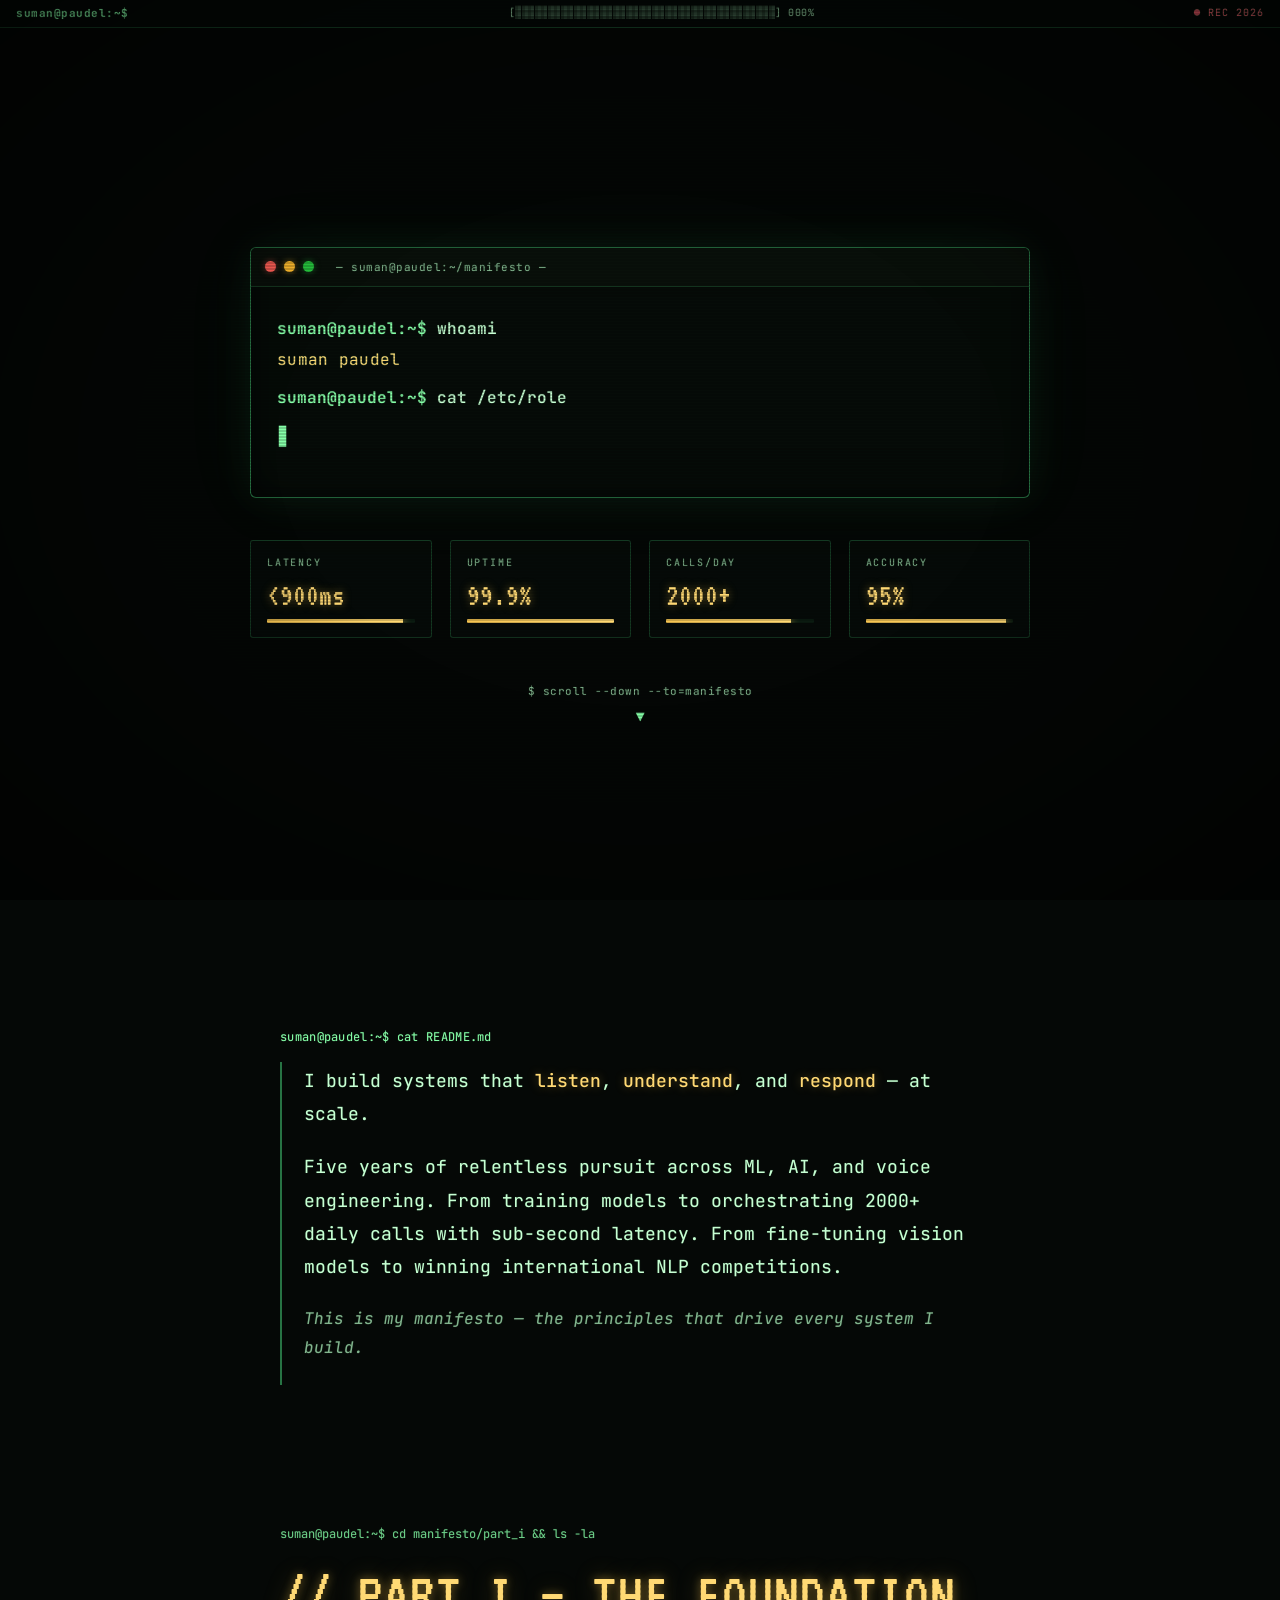
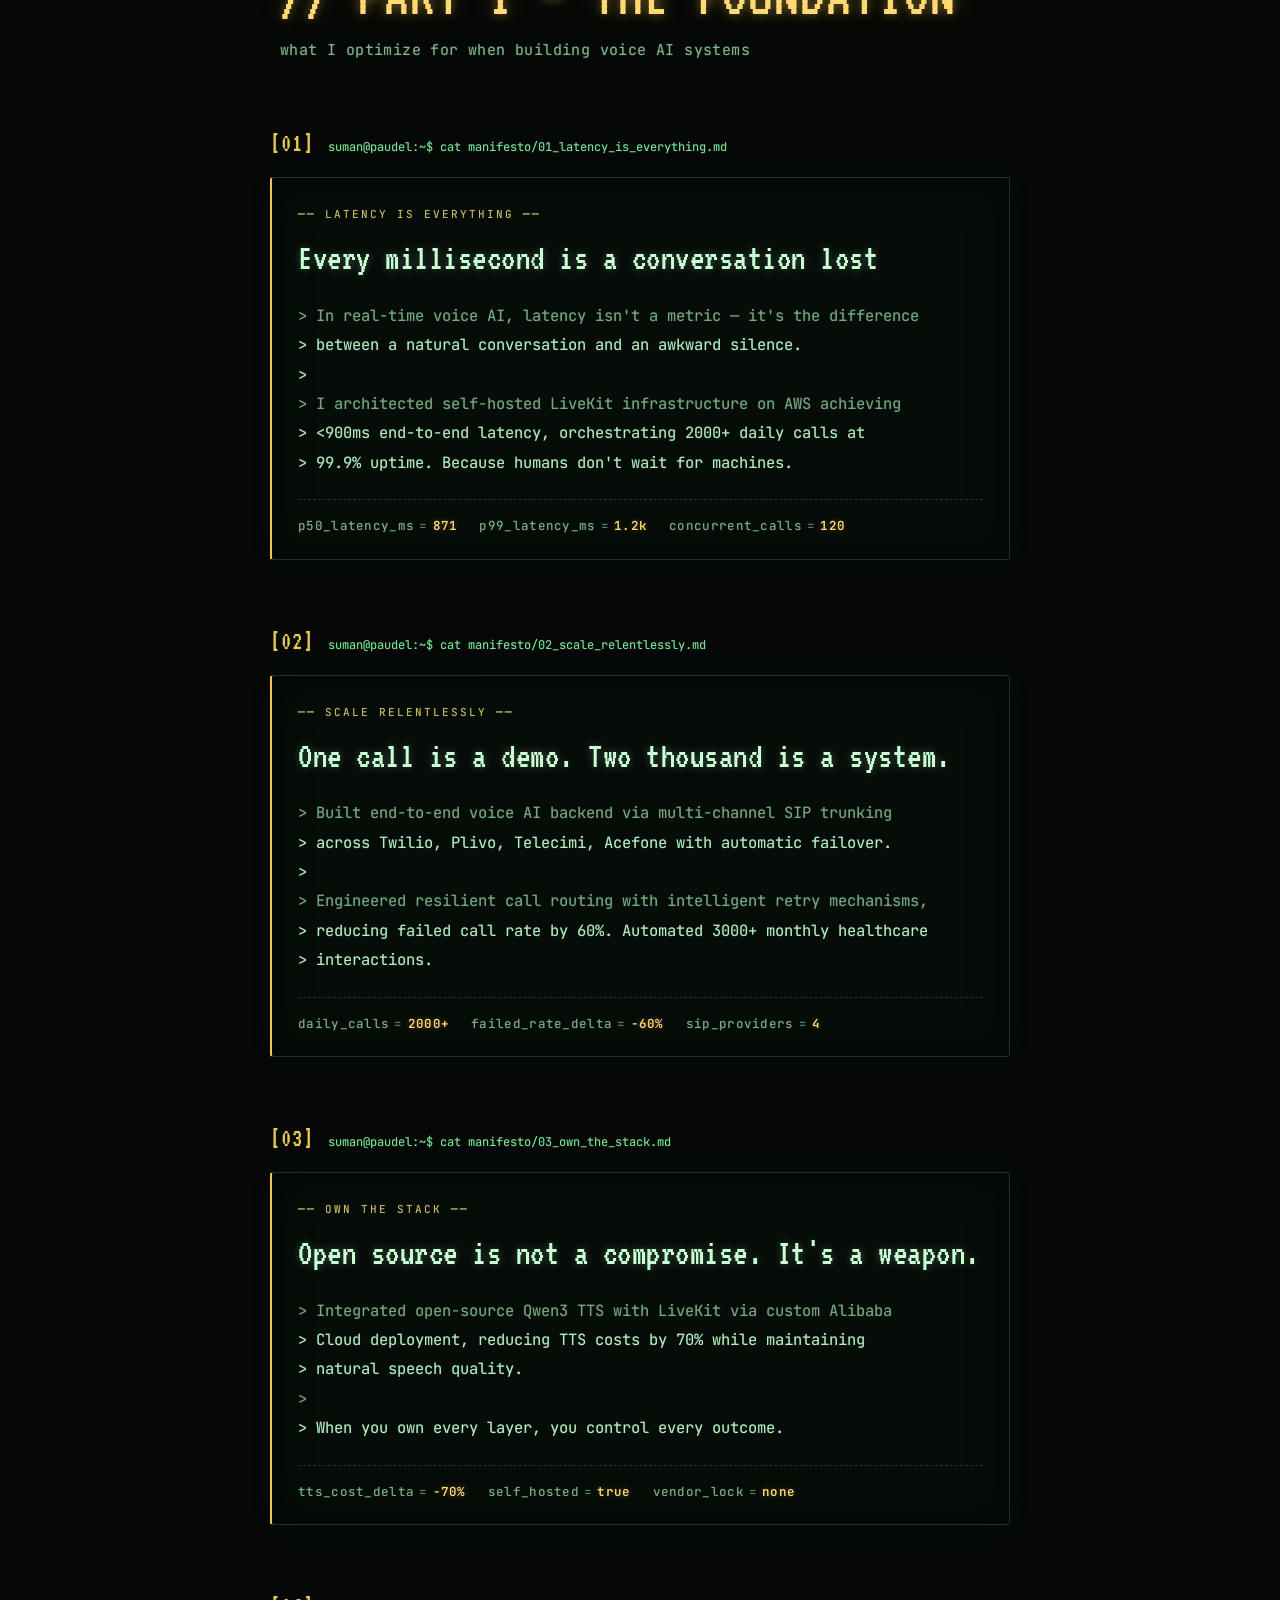
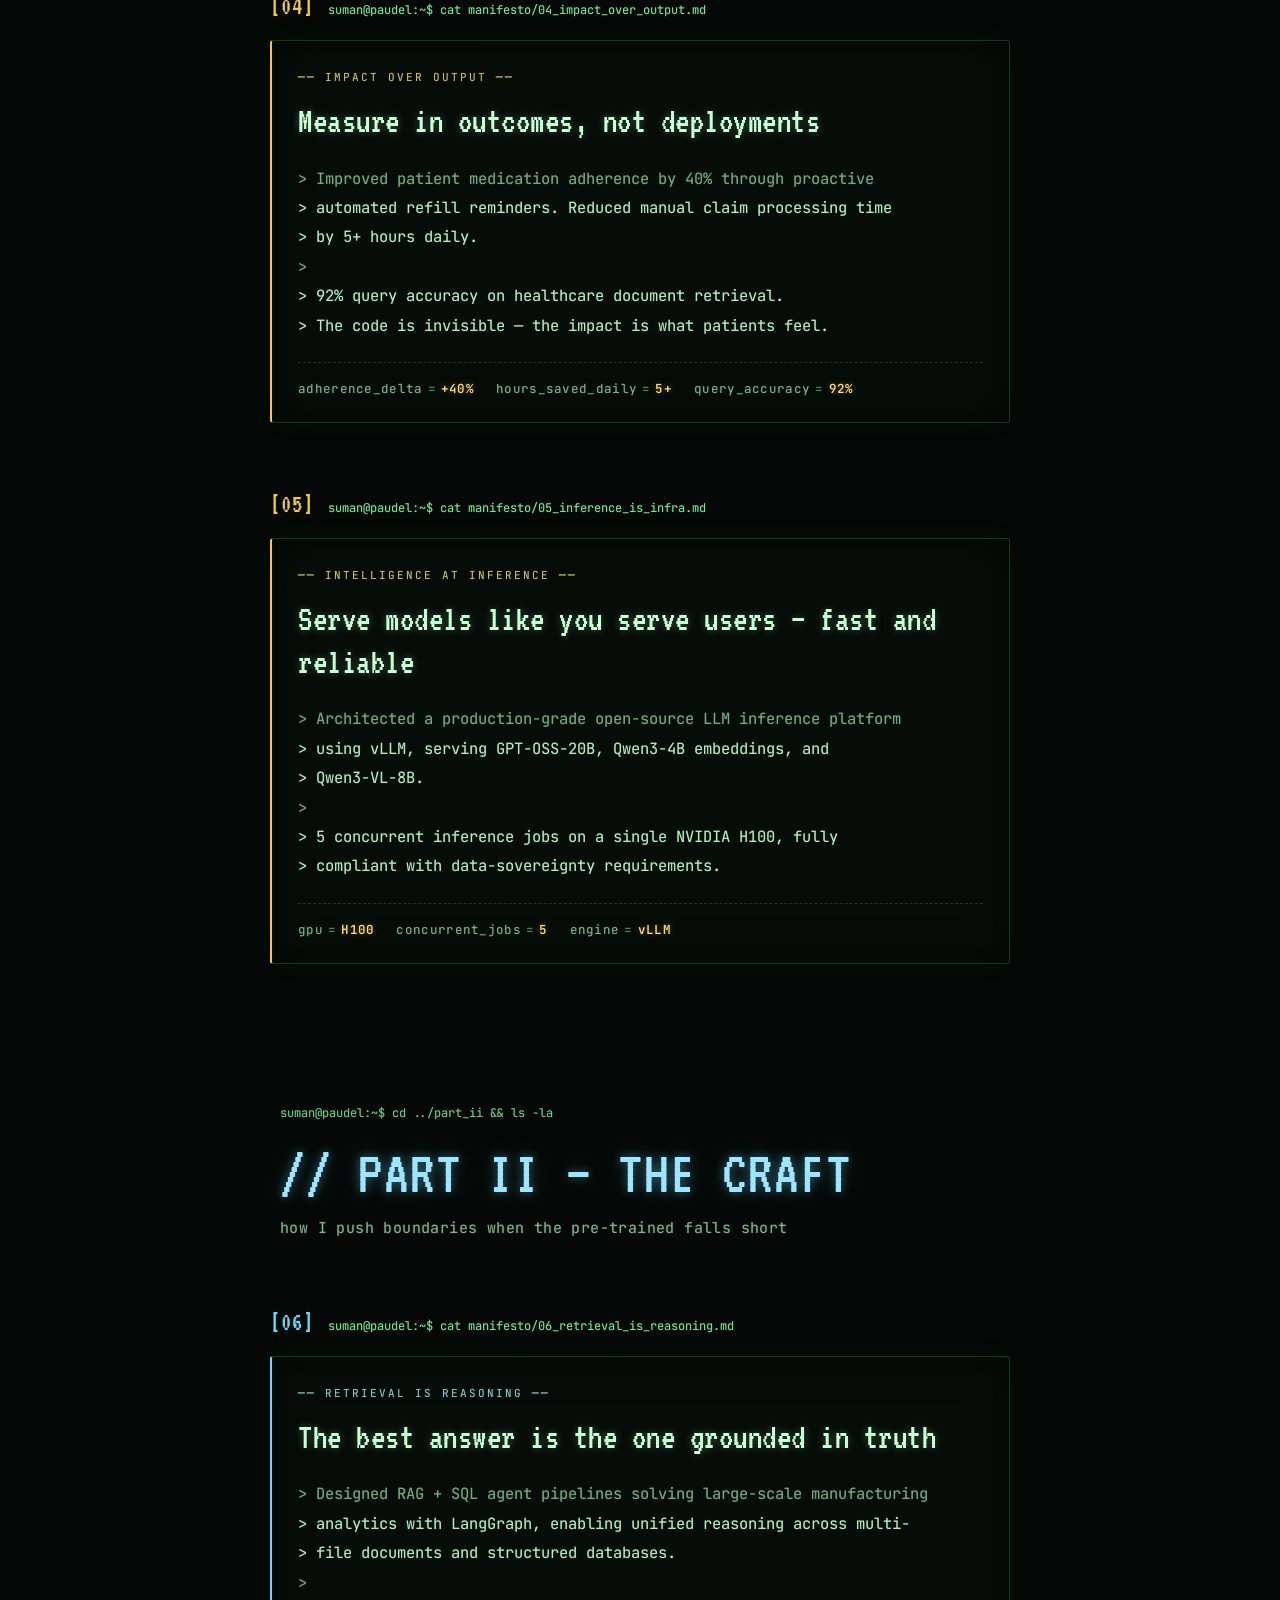
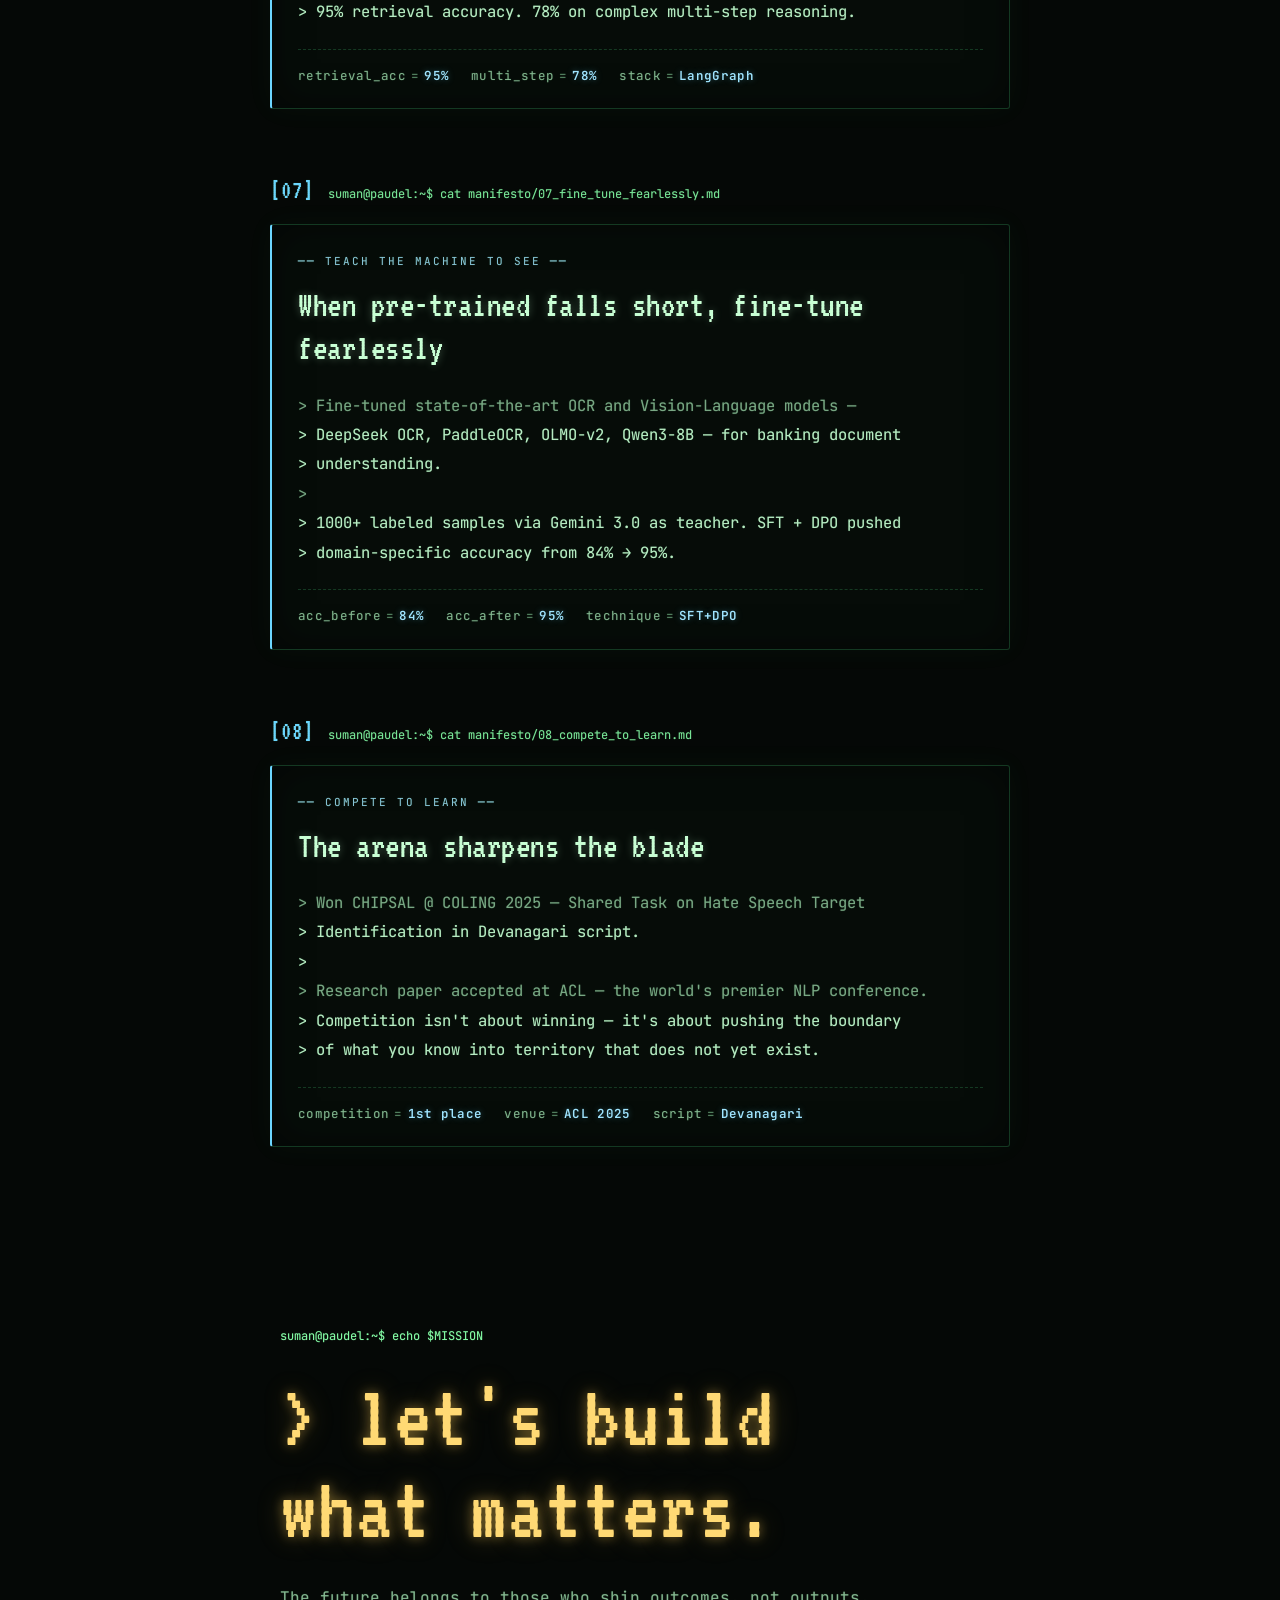
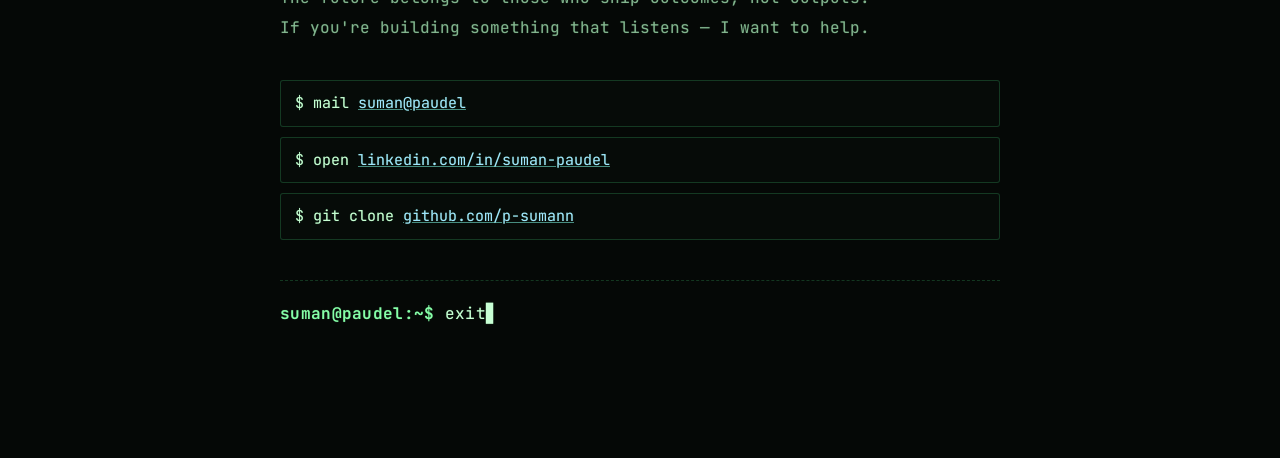
<file: index.html>
<!DOCTYPE html><html lang="en"><head><meta charSet="utf-8"/><meta name="viewport" content="width=device-width, initial-scale=1"/><link rel="stylesheet" href="/_next/static/css/097fcdc0a62b28b9.css" data-precedence="next"/><link rel="preload" as="script" fetchPriority="low" href="/_next/static/chunks/webpack-c8441f2d519541e3.js"/><script src="/_next/static/chunks/fd9d1056-87da80e0c187477b.js" async=""></script><script src="/_next/static/chunks/117-7165dde08273ece6.js" async=""></script><script src="/_next/static/chunks/main-app-4eea044e1a5e11e4.js" async=""></script><script src="/_next/static/chunks/app/page-ea16ede1eb995ec0.js" async=""></script><link rel="preconnect" href="https://fonts.googleapis.com"/><link rel="preconnect" href="https://fonts.gstatic.com" crossorigin="anonymous"/><title>suman@paudel:~$ whoami</title><meta name="description" content="Voice AI Engineer · ML/AI · Infrastructure"/><link rel="icon" href="/favicon.ico" type="image/x-icon" sizes="16x16"/><link href="https://fonts.googleapis.com/css2?family=JetBrains+Mono:wght@300;400;500;600;700;800&amp;family=VT323&amp;family=Space+Mono:wght@400;700&amp;display=swap" rel="stylesheet"/><script src="/_next/static/chunks/polyfills-42372ed130431b0a.js" noModule=""></script></head><body><canvas id="matrix-bg"></canvas><div class="scanlines"></div><div class="vignette"></div><div class="topbar"><span class="topbar-left">suman@paudel:~$</span><span class="topbar-mid">[░░░░░░░░░░░░░░░░░░░░░░░░░░░░░░░░░░░░░░░░] 000%</span><span class="topbar-right">● REC  <!-- -->2026</span></div><main id="content"><section class="hero"><div class="terminal-window"><div class="tw-chrome"><span class="tw-dot red"></span><span class="tw-dot yellow"></span><span class="tw-dot green"></span><span class="tw-title">— suman@paudel:~/manifesto —</span></div><div class="tw-body"><span class="tw-cursor">▊</span></div></div><div class="stats-row reveal"><div class="stat"><div class="stat-label">LATENCY</div><div class="stat-value">&lt;900ms</div><div class="stat-bar"><div class="stat-bar-fill" style="width:92%"></div></div></div><div class="stat"><div class="stat-label">UPTIME</div><div class="stat-value">99.9%</div><div class="stat-bar"><div class="stat-bar-fill" style="width:99.9%"></div></div></div><div class="stat"><div class="stat-label">CALLS/DAY</div><div class="stat-value">2000+</div><div class="stat-bar"><div class="stat-bar-fill" style="width:85%"></div></div></div><div class="stat"><div class="stat-label">ACCURACY</div><div class="stat-value">95%</div><div class="stat-bar"><div class="stat-bar-fill" style="width:95%"></div></div></div></div><div class="scroll-hint reveal"><span>$ scroll --down --to=manifesto</span><span class="blink">▼</span></div></section><section class="preamble reveal"><div class="preamble-prompt">suman@paudel:~$ cat README.md</div><div class="preamble-body"><p>I build systems that <span class="hl">listen</span>, <span class="hl">understand</span>, and <span class="hl">respond</span> — at scale.</p><p>Five years of relentless pursuit across ML, AI, and voice engineering. From training models to orchestrating 2000+ daily calls with sub-second latency. From fine-tuning vision models to winning international NLP competitions.</p><p class="preamble-signoff">This is my manifesto — the principles that drive every system I build.</p></div></section><section class="part-header reveal"><div class="part-prompt">suman@paudel:~$ cd manifesto/part_i &amp;&amp; ls -la</div><h2 class="part-title">//<!-- --> PART I — THE FOUNDATION</h2><p class="part-sub">what I optimize for when building voice AI systems</p></section><article class="principle warm"><div class="p-head"><span class="p-id">[<!-- -->01<!-- -->]</span><span class="p-cmd">suman@paudel:~$ cat manifesto/<!-- -->01_latency_is_everything.md</span></div><div class="p-box"><div class="p-tag">── <!-- -->LATENCY IS EVERYTHING<!-- --> ──</div><h3 class="p-title">Every millisecond is a conversation lost</h3><div class="p-body"><div class="p-line">&gt; In real-time voice AI, latency isn&#x27;t a metric — it&#x27;s the difference</div><div class="p-line">&gt; between a natural conversation and an awkward silence.</div><div class="p-line">&gt; </div><div class="p-line">&gt; I architected self-hosted LiveKit infrastructure on AWS achieving</div><div class="p-line">&gt; &lt;900ms end-to-end latency, orchestrating 2000+ daily calls at</div><div class="p-line">&gt; 99.9% uptime. Because humans don&#x27;t wait for machines.</div></div><div class="p-metrics"><div class="p-metric"><span class="pm-k">p50_latency_ms</span><span class="pm-eq">=</span><span class="pm-v">871</span></div><div class="p-metric"><span class="pm-k">p99_latency_ms</span><span class="pm-eq">=</span><span class="pm-v">1.2k</span></div><div class="p-metric"><span class="pm-k">concurrent_calls</span><span class="pm-eq">=</span><span class="pm-v">120</span></div></div></div></article><article class="principle warm"><div class="p-head"><span class="p-id">[<!-- -->02<!-- -->]</span><span class="p-cmd">suman@paudel:~$ cat manifesto/<!-- -->02_scale_relentlessly.md</span></div><div class="p-box"><div class="p-tag">── <!-- -->SCALE RELENTLESSLY<!-- --> ──</div><h3 class="p-title">One call is a demo. Two thousand is a system.</h3><div class="p-body"><div class="p-line">&gt; Built end-to-end voice AI backend via multi-channel SIP trunking</div><div class="p-line">&gt; across Twilio, Plivo, Telecimi, Acefone with automatic failover.</div><div class="p-line">&gt; </div><div class="p-line">&gt; Engineered resilient call routing with intelligent retry mechanisms,</div><div class="p-line">&gt; reducing failed call rate by 60%. Automated 3000+ monthly healthcare</div><div class="p-line">&gt; interactions.</div></div><div class="p-metrics"><div class="p-metric"><span class="pm-k">daily_calls</span><span class="pm-eq">=</span><span class="pm-v">2000+</span></div><div class="p-metric"><span class="pm-k">failed_rate_delta</span><span class="pm-eq">=</span><span class="pm-v">-60%</span></div><div class="p-metric"><span class="pm-k">sip_providers</span><span class="pm-eq">=</span><span class="pm-v">4</span></div></div></div></article><article class="principle warm"><div class="p-head"><span class="p-id">[<!-- -->03<!-- -->]</span><span class="p-cmd">suman@paudel:~$ cat manifesto/<!-- -->03_own_the_stack.md</span></div><div class="p-box"><div class="p-tag">── <!-- -->OWN THE STACK<!-- --> ──</div><h3 class="p-title">Open source is not a compromise. It&#x27;s a weapon.</h3><div class="p-body"><div class="p-line">&gt; Integrated open-source Qwen3 TTS with LiveKit via custom Alibaba</div><div class="p-line">&gt; Cloud deployment, reducing TTS costs by 70% while maintaining</div><div class="p-line">&gt; natural speech quality.</div><div class="p-line">&gt; </div><div class="p-line">&gt; When you own every layer, you control every outcome.</div></div><div class="p-metrics"><div class="p-metric"><span class="pm-k">tts_cost_delta</span><span class="pm-eq">=</span><span class="pm-v">-70%</span></div><div class="p-metric"><span class="pm-k">self_hosted</span><span class="pm-eq">=</span><span class="pm-v">true</span></div><div class="p-metric"><span class="pm-k">vendor_lock</span><span class="pm-eq">=</span><span class="pm-v">none</span></div></div></div></article><article class="principle warm"><div class="p-head"><span class="p-id">[<!-- -->04<!-- -->]</span><span class="p-cmd">suman@paudel:~$ cat manifesto/<!-- -->04_impact_over_output.md</span></div><div class="p-box"><div class="p-tag">── <!-- -->IMPACT OVER OUTPUT<!-- --> ──</div><h3 class="p-title">Measure in outcomes, not deployments</h3><div class="p-body"><div class="p-line">&gt; Improved patient medication adherence by 40% through proactive</div><div class="p-line">&gt; automated refill reminders. Reduced manual claim processing time</div><div class="p-line">&gt; by 5+ hours daily.</div><div class="p-line">&gt; </div><div class="p-line">&gt; 92% query accuracy on healthcare document retrieval.</div><div class="p-line">&gt; The code is invisible — the impact is what patients feel.</div></div><div class="p-metrics"><div class="p-metric"><span class="pm-k">adherence_delta</span><span class="pm-eq">=</span><span class="pm-v">+40%</span></div><div class="p-metric"><span class="pm-k">hours_saved_daily</span><span class="pm-eq">=</span><span class="pm-v">5+</span></div><div class="p-metric"><span class="pm-k">query_accuracy</span><span class="pm-eq">=</span><span class="pm-v">92%</span></div></div></div></article><article class="principle warm"><div class="p-head"><span class="p-id">[<!-- -->05<!-- -->]</span><span class="p-cmd">suman@paudel:~$ cat manifesto/<!-- -->05_inference_is_infra.md</span></div><div class="p-box"><div class="p-tag">── <!-- -->INTELLIGENCE AT INFERENCE<!-- --> ──</div><h3 class="p-title">Serve models like you serve users — fast and reliable</h3><div class="p-body"><div class="p-line">&gt; Architected a production-grade open-source LLM inference platform</div><div class="p-line">&gt; using vLLM, serving GPT-OSS-20B, Qwen3-4B embeddings, and</div><div class="p-line">&gt; Qwen3-VL-8B.</div><div class="p-line">&gt; </div><div class="p-line">&gt; 5 concurrent inference jobs on a single NVIDIA H100, fully</div><div class="p-line">&gt; compliant with data-sovereignty requirements.</div></div><div class="p-metrics"><div class="p-metric"><span class="pm-k">gpu</span><span class="pm-eq">=</span><span class="pm-v">H100</span></div><div class="p-metric"><span class="pm-k">concurrent_jobs</span><span class="pm-eq">=</span><span class="pm-v">5</span></div><div class="p-metric"><span class="pm-k">engine</span><span class="pm-eq">=</span><span class="pm-v">vLLM</span></div></div></div></article><section class="part-header cool reveal"><div class="part-prompt">suman@paudel:~$ cd ../part_ii &amp;&amp; ls -la</div><h2 class="part-title">//<!-- --> PART II — THE CRAFT</h2><p class="part-sub">how I push boundaries when the pre-trained falls short</p></section><article class="principle cool"><div class="p-head"><span class="p-id">[<!-- -->06<!-- -->]</span><span class="p-cmd">suman@paudel:~$ cat manifesto/<!-- -->06_retrieval_is_reasoning.md</span></div><div class="p-box"><div class="p-tag">── <!-- -->RETRIEVAL IS REASONING<!-- --> ──</div><h3 class="p-title">The best answer is the one grounded in truth</h3><div class="p-body"><div class="p-line">&gt; Designed RAG + SQL agent pipelines solving large-scale manufacturing</div><div class="p-line">&gt; analytics with LangGraph, enabling unified reasoning across multi-</div><div class="p-line">&gt; file documents and structured databases.</div><div class="p-line">&gt; </div><div class="p-line">&gt; 95% retrieval accuracy. 78% on complex multi-step reasoning.</div></div><div class="p-metrics"><div class="p-metric"><span class="pm-k">retrieval_acc</span><span class="pm-eq">=</span><span class="pm-v">95%</span></div><div class="p-metric"><span class="pm-k">multi_step</span><span class="pm-eq">=</span><span class="pm-v">78%</span></div><div class="p-metric"><span class="pm-k">stack</span><span class="pm-eq">=</span><span class="pm-v">LangGraph</span></div></div></div></article><article class="principle cool"><div class="p-head"><span class="p-id">[<!-- -->07<!-- -->]</span><span class="p-cmd">suman@paudel:~$ cat manifesto/<!-- -->07_fine_tune_fearlessly.md</span></div><div class="p-box"><div class="p-tag">── <!-- -->TEACH THE MACHINE TO SEE<!-- --> ──</div><h3 class="p-title">When pre-trained falls short, fine-tune fearlessly</h3><div class="p-body"><div class="p-line">&gt; Fine-tuned state-of-the-art OCR and Vision-Language models —</div><div class="p-line">&gt; DeepSeek OCR, PaddleOCR, OLMO-v2, Qwen3-8B — for banking document</div><div class="p-line">&gt; understanding.</div><div class="p-line">&gt; </div><div class="p-line">&gt; 1000+ labeled samples via Gemini 3.0 as teacher. SFT + DPO pushed</div><div class="p-line">&gt; domain-specific accuracy from 84% → 95%.</div></div><div class="p-metrics"><div class="p-metric"><span class="pm-k">acc_before</span><span class="pm-eq">=</span><span class="pm-v">84%</span></div><div class="p-metric"><span class="pm-k">acc_after</span><span class="pm-eq">=</span><span class="pm-v">95%</span></div><div class="p-metric"><span class="pm-k">technique</span><span class="pm-eq">=</span><span class="pm-v">SFT+DPO</span></div></div></div></article><article class="principle cool"><div class="p-head"><span class="p-id">[<!-- -->08<!-- -->]</span><span class="p-cmd">suman@paudel:~$ cat manifesto/<!-- -->08_compete_to_learn.md</span></div><div class="p-box"><div class="p-tag">── <!-- -->COMPETE TO LEARN<!-- --> ──</div><h3 class="p-title">The arena sharpens the blade</h3><div class="p-body"><div class="p-line">&gt; Won CHIPSAL @ COLING 2025 — Shared Task on Hate Speech Target</div><div class="p-line">&gt; Identification in Devanagari script.</div><div class="p-line">&gt; </div><div class="p-line">&gt; Research paper accepted at ACL — the world&#x27;s premier NLP conference.</div><div class="p-line">&gt; Competition isn&#x27;t about winning — it&#x27;s about pushing the boundary</div><div class="p-line">&gt; of what you know into territory that does not yet exist.</div></div><div class="p-metrics"><div class="p-metric"><span class="pm-k">competition</span><span class="pm-eq">=</span><span class="pm-v">1st place</span></div><div class="p-metric"><span class="pm-k">venue</span><span class="pm-eq">=</span><span class="pm-v">ACL 2025</span></div><div class="p-metric"><span class="pm-k">script</span><span class="pm-eq">=</span><span class="pm-v">Devanagari</span></div></div></div></article><section class="closing reveal"><div class="closing-prompt">suman@paudel:~$ echo $MISSION</div><h2 class="closing-title">&gt;<!-- --> let&#x27;s build<br/>what matters.</h2><p class="closing-body">The future belongs to those who ship outcomes, not outputs.<br/>If you&#x27;re building something that listens — I want to help.</p><div class="closing-commands"><a href="mailto:dastonsuman1997@gmail.com" class="cmd-link">$ mail <span>suman@paudel</span></a><a href="https://linkedin.com/in/suman-paudel" target="_blank" rel="noopener noreferrer" class="cmd-link">$ open <span>linkedin.com/in/suman-paudel</span></a><a href="https://github.com/p-sumann" target="_blank" rel="noopener noreferrer" class="cmd-link">$ git clone <span>github.com/p-sumann</span></a></div><div class="closing-exit"><span class="tw-ps1">suman@paudel:~$</span> exit<span class="blink">▊</span></div></section></main><script src="/_next/static/chunks/webpack-c8441f2d519541e3.js" async=""></script><script>(self.__next_f=self.__next_f||[]).push([0]);self.__next_f.push([2,null])</script><script>self.__next_f.push([1,"1:HL[\"/_next/static/css/097fcdc0a62b28b9.css\",\"style\"]\n"])</script><script>self.__next_f.push([1,"2:I[2846,[],\"\"]\n4:I[9107,[],\"ClientPageRoot\"]\n5:I[7340,[\"931\",\"static/chunks/app/page-ea16ede1eb995ec0.js\"],\"default\",1]\n6:I[4707,[],\"\"]\n7:I[6423,[],\"\"]\n9:I[1060,[],\"\"]\na:[]\n"])</script><script>self.__next_f.push([1,"0:[\"$\",\"$L2\",null,{\"buildId\":\"kk6yFX9FW1LVY8g2vDi4_\",\"assetPrefix\":\"\",\"urlParts\":[\"\",\"\"],\"initialTree\":[\"\",{\"children\":[\"__PAGE__\",{}]},\"$undefined\",\"$undefined\",true],\"initialSeedData\":[\"\",{\"children\":[\"__PAGE__\",{},[[\"$L3\",[\"$\",\"$L4\",null,{\"props\":{\"params\":{},\"searchParams\":{}},\"Component\":\"$5\"}],null],null],null]},[[[[\"$\",\"link\",\"0\",{\"rel\":\"stylesheet\",\"href\":\"/_next/static/css/097fcdc0a62b28b9.css\",\"precedence\":\"next\",\"crossOrigin\":\"$undefined\"}]],[\"$\",\"html\",null,{\"lang\":\"en\",\"children\":[[\"$\",\"head\",null,{\"children\":[[\"$\",\"link\",null,{\"rel\":\"preconnect\",\"href\":\"https://fonts.googleapis.com\"}],[\"$\",\"link\",null,{\"rel\":\"preconnect\",\"href\":\"https://fonts.gstatic.com\",\"crossOrigin\":\"anonymous\"}],[\"$\",\"link\",null,{\"href\":\"https://fonts.googleapis.com/css2?family=JetBrains+Mono:wght@300;400;500;600;700;800\u0026family=VT323\u0026family=Space+Mono:wght@400;700\u0026display=swap\",\"rel\":\"stylesheet\"}]]}],[\"$\",\"body\",null,{\"children\":[\"$\",\"$L6\",null,{\"parallelRouterKey\":\"children\",\"segmentPath\":[\"children\"],\"error\":\"$undefined\",\"errorStyles\":\"$undefined\",\"errorScripts\":\"$undefined\",\"template\":[\"$\",\"$L7\",null,{}],\"templateStyles\":\"$undefined\",\"templateScripts\":\"$undefined\",\"notFound\":[[\"$\",\"title\",null,{\"children\":\"404: This page could not be found.\"}],[\"$\",\"div\",null,{\"style\":{\"fontFamily\":\"system-ui,\\\"Segoe UI\\\",Roboto,Helvetica,Arial,sans-serif,\\\"Apple Color Emoji\\\",\\\"Segoe UI Emoji\\\"\",\"height\":\"100vh\",\"textAlign\":\"center\",\"display\":\"flex\",\"flexDirection\":\"column\",\"alignItems\":\"center\",\"justifyContent\":\"center\"},\"children\":[\"$\",\"div\",null,{\"children\":[[\"$\",\"style\",null,{\"dangerouslySetInnerHTML\":{\"__html\":\"body{color:#000;background:#fff;margin:0}.next-error-h1{border-right:1px solid rgba(0,0,0,.3)}@media (prefers-color-scheme:dark){body{color:#fff;background:#000}.next-error-h1{border-right:1px solid rgba(255,255,255,.3)}}\"}}],[\"$\",\"h1\",null,{\"className\":\"next-error-h1\",\"style\":{\"display\":\"inline-block\",\"margin\":\"0 20px 0 0\",\"padding\":\"0 23px 0 0\",\"fontSize\":24,\"fontWeight\":500,\"verticalAlign\":\"top\",\"lineHeight\":\"49px\"},\"children\":\"404\"}],[\"$\",\"div\",null,{\"style\":{\"display\":\"inline-block\"},\"children\":[\"$\",\"h2\",null,{\"style\":{\"fontSize\":14,\"fontWeight\":400,\"lineHeight\":\"49px\",\"margin\":0},\"children\":\"This page could not be found.\"}]}]]}]}]],\"notFoundStyles\":[]}]}]]}]],null],null],\"couldBeIntercepted\":false,\"initialHead\":[null,\"$L8\"],\"globalErrorComponent\":\"$9\",\"missingSlots\":\"$Wa\"}]\n"])</script><script>self.__next_f.push([1,"8:[[\"$\",\"meta\",\"0\",{\"name\":\"viewport\",\"content\":\"width=device-width, initial-scale=1\"}],[\"$\",\"meta\",\"1\",{\"charSet\":\"utf-8\"}],[\"$\",\"title\",\"2\",{\"children\":\"suman@paudel:~$ whoami\"}],[\"$\",\"meta\",\"3\",{\"name\":\"description\",\"content\":\"Voice AI Engineer · ML/AI · Infrastructure\"}],[\"$\",\"link\",\"4\",{\"rel\":\"icon\",\"href\":\"/favicon.ico\",\"type\":\"image/x-icon\",\"sizes\":\"16x16\"}]]\n3:null\n"])</script></body></html>
</file>
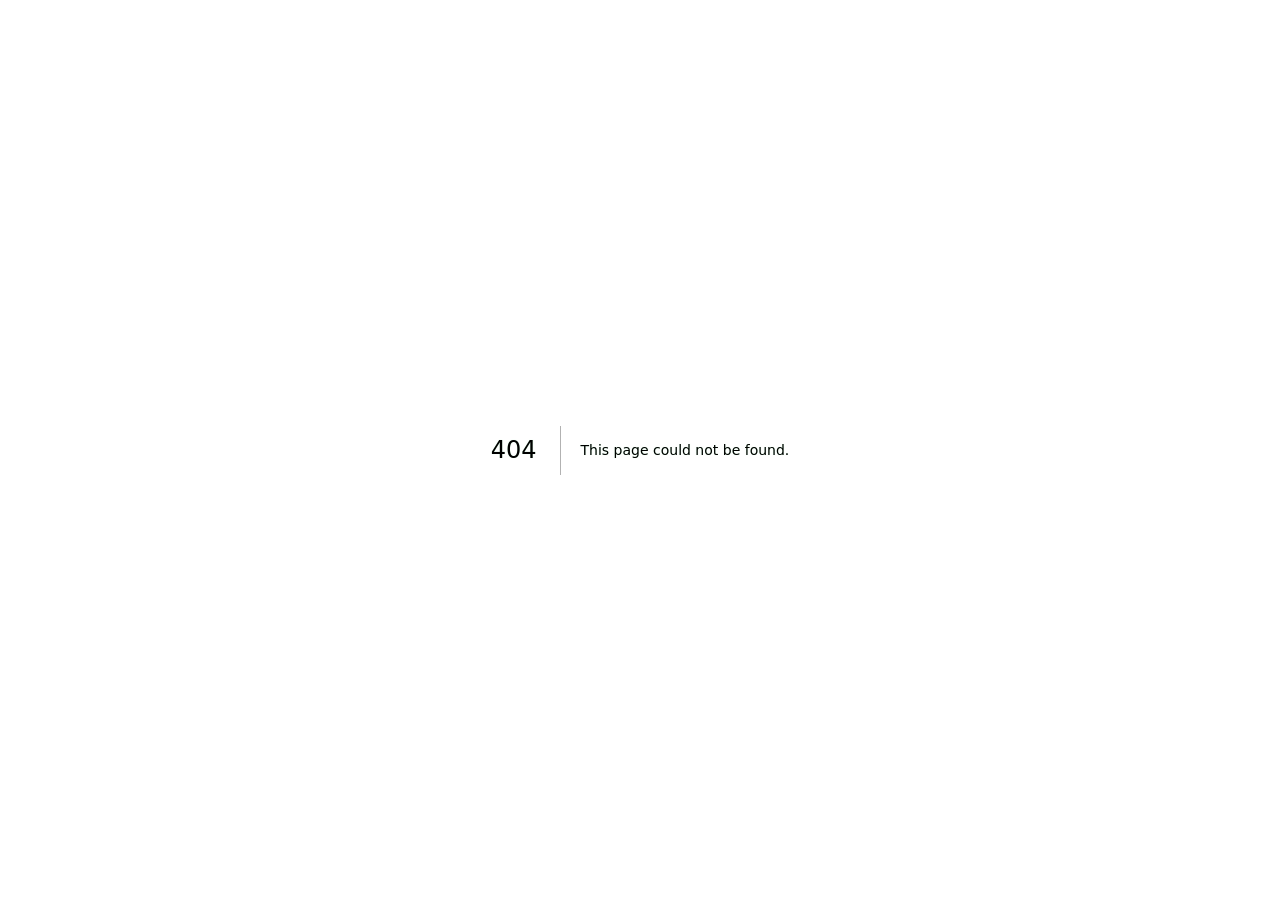
<file: 404/index.html>
<!DOCTYPE html><html lang="en"><head><meta charSet="utf-8"/><meta name="viewport" content="width=device-width, initial-scale=1"/><link rel="stylesheet" href="/_next/static/css/097fcdc0a62b28b9.css" data-precedence="next"/><link rel="preload" as="script" fetchPriority="low" href="/_next/static/chunks/webpack-c8441f2d519541e3.js"/><script src="/_next/static/chunks/fd9d1056-87da80e0c187477b.js" async=""></script><script src="/_next/static/chunks/117-7165dde08273ece6.js" async=""></script><script src="/_next/static/chunks/main-app-4eea044e1a5e11e4.js" async=""></script><meta name="robots" content="noindex"/><link rel="preconnect" href="https://fonts.googleapis.com"/><link rel="preconnect" href="https://fonts.gstatic.com" crossorigin="anonymous"/><title>404: This page could not be found.</title><title>suman@paudel:~$ whoami</title><meta name="description" content="Voice AI Engineer · ML/AI · Infrastructure"/><link href="https://fonts.googleapis.com/css2?family=JetBrains+Mono:wght@300;400;500;600;700;800&amp;family=VT323&amp;family=Space+Mono:wght@400;700&amp;display=swap" rel="stylesheet"/><script src="/_next/static/chunks/polyfills-42372ed130431b0a.js" noModule=""></script></head><body><div style="font-family:system-ui,&quot;Segoe UI&quot;,Roboto,Helvetica,Arial,sans-serif,&quot;Apple Color Emoji&quot;,&quot;Segoe UI Emoji&quot;;height:100vh;text-align:center;display:flex;flex-direction:column;align-items:center;justify-content:center"><div><style>body{color:#000;background:#fff;margin:0}.next-error-h1{border-right:1px solid rgba(0,0,0,.3)}@media (prefers-color-scheme:dark){body{color:#fff;background:#000}.next-error-h1{border-right:1px solid rgba(255,255,255,.3)}}</style><h1 class="next-error-h1" style="display:inline-block;margin:0 20px 0 0;padding:0 23px 0 0;font-size:24px;font-weight:500;vertical-align:top;line-height:49px">404</h1><div style="display:inline-block"><h2 style="font-size:14px;font-weight:400;line-height:49px;margin:0">This page could not be found.</h2></div></div></div><script src="/_next/static/chunks/webpack-c8441f2d519541e3.js" async=""></script><script>(self.__next_f=self.__next_f||[]).push([0]);self.__next_f.push([2,null])</script><script>self.__next_f.push([1,"1:HL[\"/_next/static/css/097fcdc0a62b28b9.css\",\"style\"]\n"])</script><script>self.__next_f.push([1,"2:I[2846,[],\"\"]\n4:I[4707,[],\"\"]\n5:I[6423,[],\"\"]\nb:I[1060,[],\"\"]\n6:{\"fontFamily\":\"system-ui,\\\"Segoe UI\\\",Roboto,Helvetica,Arial,sans-serif,\\\"Apple Color Emoji\\\",\\\"Segoe UI Emoji\\\"\",\"height\":\"100vh\",\"textAlign\":\"center\",\"display\":\"flex\",\"flexDirection\":\"column\",\"alignItems\":\"center\",\"justifyContent\":\"center\"}\n7:{\"display\":\"inline-block\",\"margin\":\"0 20px 0 0\",\"padding\":\"0 23px 0 0\",\"fontSize\":24,\"fontWeight\":500,\"verticalAlign\":\"top\",\"lineHeight\":\"49px\"}\n8:{\"display\":\"inline-block\"}\n9:{\"fontSize\":14,\"fontWeight\":400,\"lineHeight\":\"49px\",\"margin\":0}\nc:[]\n"])</script><script>self.__next_f.push([1,"0:[\"$\",\"$L2\",null,{\"buildId\":\"kk6yFX9FW1LVY8g2vDi4_\",\"assetPrefix\":\"\",\"urlParts\":[\"\",\"_not-found\",\"\"],\"initialTree\":[\"\",{\"children\":[\"/_not-found\",{\"children\":[\"__PAGE__\",{}]}]},\"$undefined\",\"$undefined\",true],\"initialSeedData\":[\"\",{\"children\":[\"/_not-found\",{\"children\":[\"__PAGE__\",{},[[\"$L3\",[[\"$\",\"title\",null,{\"children\":\"404: This page could not be found.\"}],[\"$\",\"div\",null,{\"style\":{\"fontFamily\":\"system-ui,\\\"Segoe UI\\\",Roboto,Helvetica,Arial,sans-serif,\\\"Apple Color Emoji\\\",\\\"Segoe UI Emoji\\\"\",\"height\":\"100vh\",\"textAlign\":\"center\",\"display\":\"flex\",\"flexDirection\":\"column\",\"alignItems\":\"center\",\"justifyContent\":\"center\"},\"children\":[\"$\",\"div\",null,{\"children\":[[\"$\",\"style\",null,{\"dangerouslySetInnerHTML\":{\"__html\":\"body{color:#000;background:#fff;margin:0}.next-error-h1{border-right:1px solid rgba(0,0,0,.3)}@media (prefers-color-scheme:dark){body{color:#fff;background:#000}.next-error-h1{border-right:1px solid rgba(255,255,255,.3)}}\"}}],[\"$\",\"h1\",null,{\"className\":\"next-error-h1\",\"style\":{\"display\":\"inline-block\",\"margin\":\"0 20px 0 0\",\"padding\":\"0 23px 0 0\",\"fontSize\":24,\"fontWeight\":500,\"verticalAlign\":\"top\",\"lineHeight\":\"49px\"},\"children\":\"404\"}],[\"$\",\"div\",null,{\"style\":{\"display\":\"inline-block\"},\"children\":[\"$\",\"h2\",null,{\"style\":{\"fontSize\":14,\"fontWeight\":400,\"lineHeight\":\"49px\",\"margin\":0},\"children\":\"This page could not be found.\"}]}]]}]}]],null],null],null]},[null,[\"$\",\"$L4\",null,{\"parallelRouterKey\":\"children\",\"segmentPath\":[\"children\",\"/_not-found\",\"children\"],\"error\":\"$undefined\",\"errorStyles\":\"$undefined\",\"errorScripts\":\"$undefined\",\"template\":[\"$\",\"$L5\",null,{}],\"templateStyles\":\"$undefined\",\"templateScripts\":\"$undefined\",\"notFound\":\"$undefined\",\"notFoundStyles\":\"$undefined\"}]],null]},[[[[\"$\",\"link\",\"0\",{\"rel\":\"stylesheet\",\"href\":\"/_next/static/css/097fcdc0a62b28b9.css\",\"precedence\":\"next\",\"crossOrigin\":\"$undefined\"}]],[\"$\",\"html\",null,{\"lang\":\"en\",\"children\":[[\"$\",\"head\",null,{\"children\":[[\"$\",\"link\",null,{\"rel\":\"preconnect\",\"href\":\"https://fonts.googleapis.com\"}],[\"$\",\"link\",null,{\"rel\":\"preconnect\",\"href\":\"https://fonts.gstatic.com\",\"crossOrigin\":\"anonymous\"}],[\"$\",\"link\",null,{\"href\":\"https://fonts.googleapis.com/css2?family=JetBrains+Mono:wght@300;400;500;600;700;800\u0026family=VT323\u0026family=Space+Mono:wght@400;700\u0026display=swap\",\"rel\":\"stylesheet\"}]]}],[\"$\",\"body\",null,{\"children\":[\"$\",\"$L4\",null,{\"parallelRouterKey\":\"children\",\"segmentPath\":[\"children\"],\"error\":\"$undefined\",\"errorStyles\":\"$undefined\",\"errorScripts\":\"$undefined\",\"template\":[\"$\",\"$L5\",null,{}],\"templateStyles\":\"$undefined\",\"templateScripts\":\"$undefined\",\"notFound\":[[\"$\",\"title\",null,{\"children\":\"404: This page could not be found.\"}],[\"$\",\"div\",null,{\"style\":\"$6\",\"children\":[\"$\",\"div\",null,{\"children\":[[\"$\",\"style\",null,{\"dangerouslySetInnerHTML\":{\"__html\":\"body{color:#000;background:#fff;margin:0}.next-error-h1{border-right:1px solid rgba(0,0,0,.3)}@media (prefers-color-scheme:dark){body{color:#fff;background:#000}.next-error-h1{border-right:1px solid rgba(255,255,255,.3)}}\"}}],[\"$\",\"h1\",null,{\"className\":\"next-error-h1\",\"style\":\"$7\",\"children\":\"404\"}],[\"$\",\"div\",null,{\"style\":\"$8\",\"children\":[\"$\",\"h2\",null,{\"style\":\"$9\",\"children\":\"This page could not be found.\"}]}]]}]}]],\"notFoundStyles\":[]}]}]]}]],null],null],\"couldBeIntercepted\":false,\"initialHead\":[[\"$\",\"meta\",null,{\"name\":\"robots\",\"content\":\"noindex\"}],\"$La\"],\"globalErrorComponent\":\"$b\",\"missingSlots\":\"$Wc\"}]\n"])</script><script>self.__next_f.push([1,"a:[[\"$\",\"meta\",\"0\",{\"name\":\"viewport\",\"content\":\"width=device-width, initial-scale=1\"}],[\"$\",\"meta\",\"1\",{\"charSet\":\"utf-8\"}],[\"$\",\"title\",\"2\",{\"children\":\"suman@paudel:~$ whoami\"}],[\"$\",\"meta\",\"3\",{\"name\":\"description\",\"content\":\"Voice AI Engineer · ML/AI · Infrastructure\"}]]\n3:null\n"])</script></body></html>
</file>
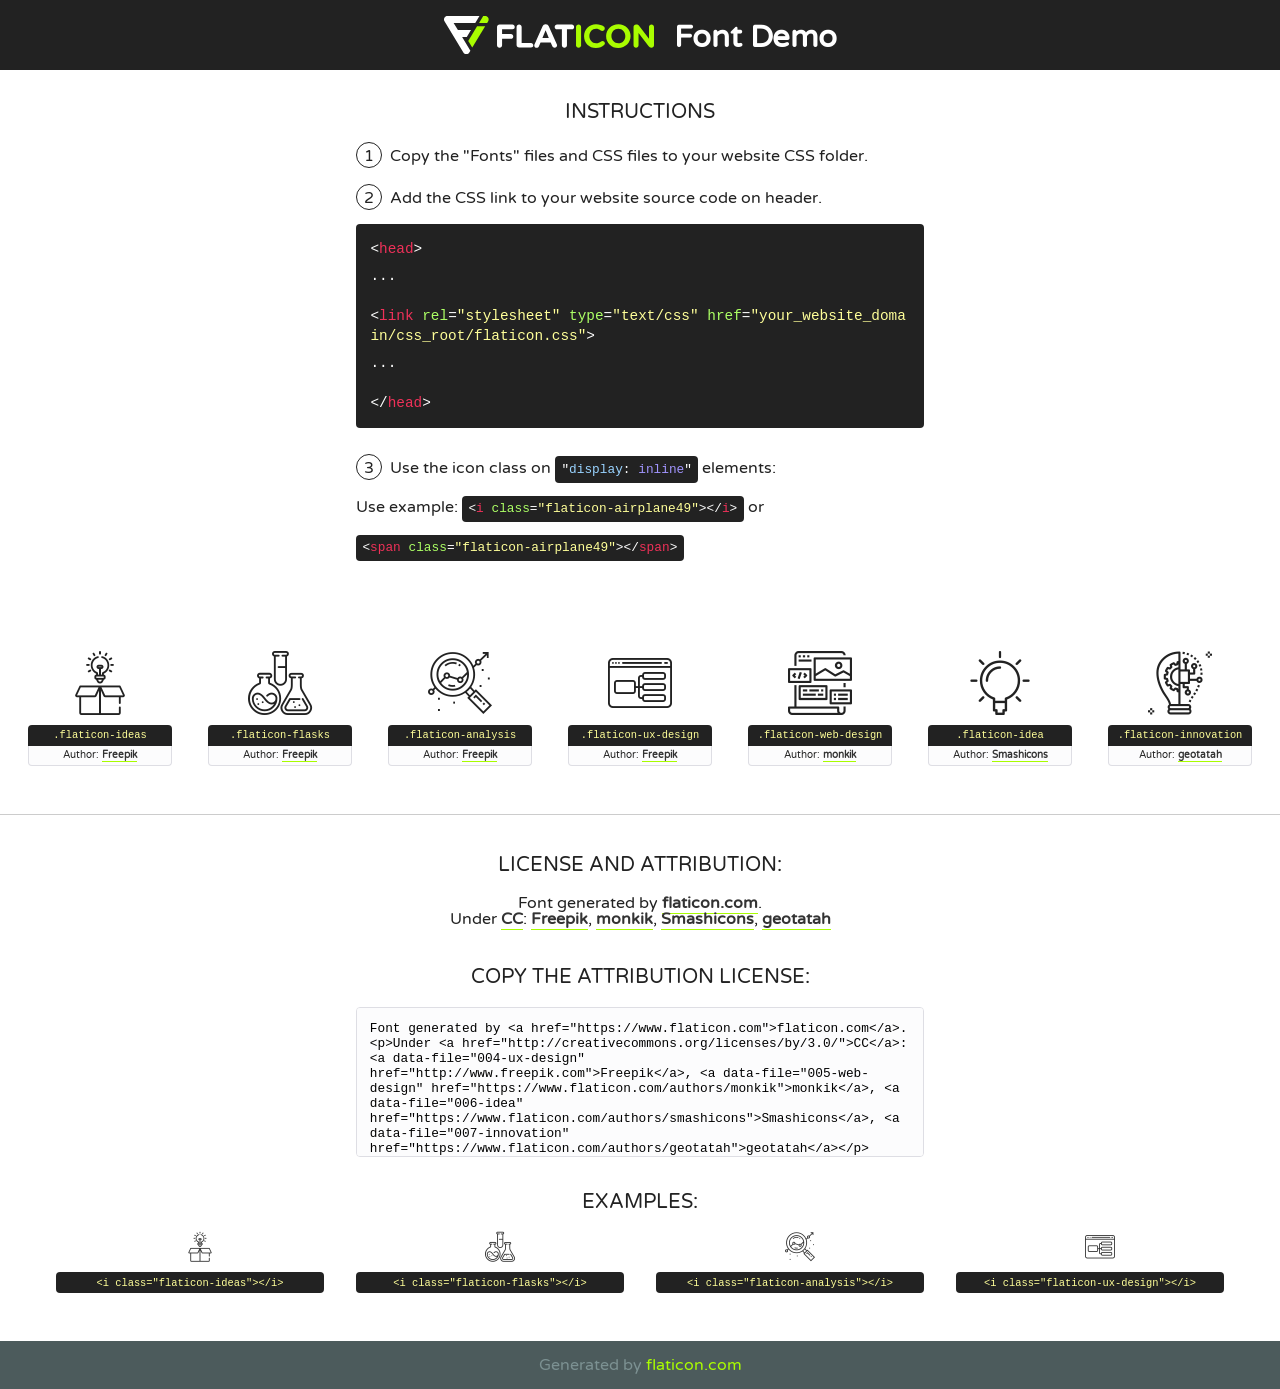
<file: fonts/flaticon/font/flaticon.html>
<!DOCTYPE html>
<!--
  Flaticon icon font: Flaticon
  Creation date: 20/03/2019 02:18
-->
<html>
<!DOCTYPE html>
<html>

<head>
    <title>Flaticon WebFont</title>
    <link href="http://fonts.googleapis.com/css?family=Varela+Round" rel="stylesheet" type="text/css" />
    <link rel="stylesheet" type="text/css" href="flaticon.css">
    <meta charset="UTF-8">
    <style>
    html, body, div, span, applet, object, iframe,
    h1, h2, h3, h4, h5, h6, p, blockquote, pre,
    a, abbr, acronym, address, big, cite, code,
    del, dfn, em, img, ins, kbd, q, s, samp,
    small, strike, strong, sub, sup, tt, var,
    b, u, i, center,
    dl, dt, dd, ol, ul, li,
    fieldset, form, label, legend,
    table, caption, tbody, tfoot, thead, tr, th, td,
    article, aside, canvas, details, embed, 
    figure, figcaption, footer, header, hgroup, 
    menu, nav, output, ruby, section, summary,
    time, mark, audio, video {
        margin: 0;
        padding: 0;
        border: 0;
        font-size: 100%;
        font: inherit;
        vertical-align: baseline;
    }
    /* HTML5 display-role reset for older browsers */
    article, aside, details, figcaption, figure, 
    footer, header, hgroup, menu, nav, section {
        display: block;
    }
    body {
        line-height: 1;
    }
    ol, ul {
        list-style: none;
    }
    blockquote, q {
        quotes: none;
    }
    blockquote:before, blockquote:after,
    q:before, q:after {
        content: '';
        content: none;
    }
    table {
        border-collapse: collapse;
        border-spacing: 0;
    }
    body {
        font-family: 'Varela Round', Helvetica, Arial, sans-serif;
        font-size: 16px;
        color: #222;
    }
    a {
        color: #333;
        border-bottom: 1px solid #a9fd00;
        font-weight: bold;
        text-decoration: none;
    }
    * {
        -moz-box-sizing: border-box;
        -webkit-box-sizing: border-box;
        box-sizing: border-box;
        margin: 0;
        padding: 0;
    }
    [class^="flaticon-"]:before, [class*=" flaticon-"]:before, [class^="flaticon-"]:after, [class*=" flaticon-"]:after {
        font-family: Flaticon;
        font-size: 30px;
        font-style: normal;
        margin-left: 20px;
        color: #333;
    }
    .wrapper {
        max-width: 600px;
        margin: auto;
        padding: 0 1em;
    }
    .title {
        font-size: 1.25em;
        text-align: center;
        margin-bottom: 1em;
        text-transform: uppercase;
    }
    header {
        text-align: center;
        background-color: #222;
        color: #fff;
        padding: 1em;
    }
    header .logo {
        width: 210px;
        height: 38px;
        display: inline-block;
        vertical-align: middle;
        margin-right: 1em;
        border: none;
    }
    header strong {
        font-size: 1.95em;
        font-weight: bold;
        vertical-align: middle;
        margin-top: 5px;
        display: inline-block;
    }
    .demo {
        margin: 2em auto;
        line-height: 1.25em;
    }
    .demo ul li {
        margin-bottom: 1em;
    }
    .demo ul li .num {
        color: #222;
        border-radius: 20px;
        display: inline-block;
        width: 26px;
        padding: 3px;
        height: 26px;
        text-align: center;
        margin-right: 0.5em;
        border: 1px solid #222;
    }
    .demo ul li code {
        background-color: #222;
        border-radius: 4px;
        padding: 0.25em 0.5em;
        display: inline-block;
        color: #fff;
        font-family: Consolas,Monaco,Lucida Console,Liberation Mono,DejaVu Sans Mono,Bitstream Vera Sans Mono,Courier New, monospace;
        font-weight: lighter;
        margin-top: 1em;
        font-size: 0.8em;
        word-break: break-all;
    }
    .demo ul li code.big {
        padding: 1em;
        font-size: 0.9em;
    }
    .demo ul li code .red {
        color: #EF3159;
    }
    .demo ul li code .green {
        color: #ACFF65;
    }
    .demo ul li code .yellow {
        color: #FFFF99;
    }
    .demo ul li code .blue {
        color: #99D3FF;
    }
    .demo ul li code .purple {
        color: #A295FF;
    }
    .demo ul li code .dots {
        margin-top: 0.5em;
        display: block;
    }
    #glyphs {
        border-bottom: 1px solid #ccc;
        padding: 2em 0;
        text-align: center;
    }
    .glyph {
        display: inline-block;
        width: 9em;
        margin: 1em;
        text-align: center;
        vertical-align: top;
        background: #FFF;
    }
    .glyph .glyph-icon {
        padding: 10px;
        display: block;
        font-family:"Flaticon";
        font-size: 64px;
        line-height: 1;
    }
    .glyph .glyph-icon:before {
        font-size: 64px;
        color: #222;
        margin-left: 0;
    }
    .class-name {
        font-size: 0.65em;
        background-color: #222;
        color: #fff;
        border-radius: 4px 4px 0 0;
        padding: 0.5em;
        color: #FFFF99;
        font-family: Consolas,Monaco,Lucida Console,Liberation Mono,DejaVu Sans Mono,Bitstream Vera Sans Mono,Courier New, monospace;
    }
    .author-name {
        font-size: 0.6em;
        background-color: #fcfcfd;
        border: 1px solid #DEDEE4;
        border-top: 0;
        border-radius: 0 0 4px 4px;
        padding: 0.5em;
    }
    .class-name:last-child {
        font-size: 10px;
        color:#888;
    }
    .class-name:last-child a {
        font-size: 10px;
        color:#555;
    }
    .class-name:last-child a:hover {
        color:#a9fd00;
    }
    .glyph > input {
        display: block;
        width: 100px;
        margin: 5px auto;
        text-align: center;
        font-size: 12px;
        cursor: text;
    }
    .glyph > input.icon-input {
        font-family:"Flaticon";
        font-size: 16px;
        margin-bottom: 10px;
    }
    .attribution .title {
        margin-top: 2em;
    }
    .attribution textarea {
        background-color: #fcfcfd;
        padding: 1em;
        border: none;
        box-shadow: none;
        border: 1px solid #DEDEE4;
        border-radius: 4px;
        resize: none;
        width: 100%;
        height: 150px;
        font-size: 0.8em;
        font-family: Consolas,Monaco,Lucida Console,Liberation Mono,DejaVu Sans Mono,Bitstream Vera Sans Mono,Courier New, monospace;
        -webkit-appearance: none;
    }
    .iconsuse {
        margin: 2em auto;
        text-align: center;
        max-width: 1200px;
    }
    .iconsuse:after {
        content: '';
        display: table;
        clear: both;
    }
    .iconsuse .image {
        float: left;
        width: 25%;
        padding: 0 1em;
    }
    .iconsuse .image p {
        margin-bottom: 1em;
    }
    .iconsuse .image span {
        display: block;
        font-size: 0.65em;
        background-color: #222;
        color: #fff;
        border-radius: 4px;
        padding: 0.5em;
        color: #FFFF99;
        margin-top: 1em;
        font-family: Consolas,Monaco,Lucida Console,Liberation Mono,DejaVu Sans Mono,Bitstream Vera Sans Mono,Courier New, monospace;
    }
    #footer {
        text-align: center;
        background-color: #4C5B5C;
        color: #7c9192;
        padding: 1em;
    }
    #footer a {
        border: none;
        color: #a9fd00;
        font-weight: normal;
    }
    @media (max-width: 960px) {
        .iconsuse .image {
            width: 50%;
        }
    }
    @media (max-width: 560px) {
        .iconsuse .image {
            width: 100%;
        }
    }
    </style>
</head>

<body class="characters-off">

    <header>
        <a href="https://www.flaticon.com" target="_blank" class="logo">
            <svg version="1.1" xmlns="http://www.w3.org/2000/svg" xmlns:xlink="http://www.w3.org/1999/xlink" xmlns:a="http://ns.adobe.com/AdobeSVGViewerExtensions/3.0/" viewBox="0 0 560.875 102.036" enable-background="new 0 0 560.875 102.036" xml:space="preserve">
                <defs>
                </defs>
                <g>
                    <g class="letters">
                        <path fill="#ffffff" d="M141.596,29.675c0-3.777,2.985-6.767,6.764-6.767h34.438c3.426,0,6.15,2.728,6.15,6.15
                        c0,3.43-2.724,6.149-6.15,6.149h-27.674v13.091h23.719c3.429,0,6.151,2.724,6.151,6.15c0,3.43-2.723,6.149-6.151,6.149h-23.719
                        v17.574c0,3.773-2.986,6.761-6.764,6.761c-3.779,0-6.764-2.989-6.764-6.761V29.675z"></path>
                        <path fill="#ffffff" d="M193.844,29.149c0-3.781,2.985-6.767,6.764-6.767c3.776,0,6.763,2.985,6.763,6.767v42.957h25.039
                        c3.426,0,6.149,2.726,6.149,6.153c0,3.425-2.723,6.15-6.149,6.15h-31.802c-3.779,0-6.764-2.986-6.764-6.768V29.149z"></path>
                        <path fill="#ffffff" d="M241.891,75.71l21.438-48.407c1.492-3.341,4.215-5.357,7.906-5.357h0.792
                        c3.686,0,6.323,2.017,7.815,5.357l21.439,48.407c0.436,0.967,0.701,1.845,0.701,2.723c0,3.602-2.809,6.501-6.414,6.501
                        c-3.161,0-5.269-1.845-6.499-4.655l-4.132-9.661h-27.059l-4.301,10.102c-1.144,2.631-3.426,4.214-6.237,4.214
                        c-3.517,0-6.24-2.81-6.24-6.325C241.1,77.64,241.451,76.677,241.891,75.71z M279.932,58.666l-8.521-20.297l-8.526,20.297H279.932
                        z"></path>
                        <path fill="#ffffff" d="M314.864,35.387H301.86c-3.429,0-6.239-2.813-6.239-6.238c0-3.429,2.811-6.24,6.239-6.24h39.533
                        c3.426,0,6.237,2.811,6.237,6.24c0,3.425-2.811,6.238-6.237,6.238h-13.001v42.785c0,3.773-2.99,6.761-6.764,6.761
                        c-3.779,0-6.764-2.989-6.764-6.761V35.387z"></path>
                        <path fill="#A9FD00" d="M352.615,29.149c0-3.781,2.985-6.767,6.767-6.767c3.774,0,6.761,2.985,6.761,6.767v49.024
                        c0,3.773-2.987,6.761-6.761,6.761c-3.781,0-6.767-2.989-6.767-6.761V29.149z"></path>
                        <path fill="#A9FD00" d="M374.132,53.836v-0.179c0-17.481,13.178-31.801,32.065-31.801c9.22,0,15.459,2.458,20.557,6.238
                        c1.402,1.054,2.637,2.985,2.637,5.357c0,3.692-2.985,6.59-6.681,6.59c-1.845,0-3.071-0.702-4.044-1.319
                        c-3.776-2.813-7.729-4.393-12.562-4.393c-10.364,0-17.831,8.611-17.831,19.154v0.173c0,10.542,7.291,19.329,17.831,19.329
                        c5.715,0,9.492-1.756,13.359-4.834c1.049-0.874,2.458-1.491,4.039-1.491c3.429,0,6.325,2.813,6.325,6.236
                        c0,2.106-1.056,3.78-2.282,4.834c-5.539,4.834-12.036,7.733-21.878,7.733C387.572,85.464,374.132,71.493,374.132,53.836z"></path>
                        <path fill="#A9FD00" d="M433.009,53.836v-0.179c0-17.481,13.79-31.801,32.766-31.801c18.981,0,32.592,14.143,32.592,31.628v0.173
                        c0,17.483-13.785,31.807-32.769,31.807C446.625,85.464,433.009,71.32,433.009,53.836z M484.224,53.836v-0.179
                        c0-10.539-7.725-19.326-18.626-19.326c-10.893,0-18.449,8.611-18.449,19.154v0.173c0,10.542,7.73,19.329,18.626,19.329
                        C476.676,72.986,484.224,64.378,484.224,53.836z"></path>
                        <path fill="#A9FD00" d="M506.233,29.321c0-3.774,2.99-6.763,6.767-6.763h1.401c3.252,0,5.183,1.583,7.029,3.953l26.093,34.265
                        V29.059c0-3.692,2.99-6.677,6.681-6.677c3.683,0,6.671,2.985,6.671,6.677v48.934c0,3.78-2.987,6.765-6.764,6.765h-0.436
                        c-3.257,0-5.188-1.581-7.034-3.953l-27.056-35.492v32.944c0,3.687-2.985,6.676-6.678,6.676c-3.683,0-6.673-2.989-6.673-6.676
                        V29.321z"></path>
                    </g>
                    <g class="insignia">
                        <path fill="#ffffff" d="M48.372,56.137h12.517l11.156-18.537H37.186L25.688,18.539h57.825L94.668,0H9.271
                        C5.925,0,2.842,1.801,1.198,4.716c-1.644,2.907-1.593,6.482,0.134,9.343l50.38,83.501c1.678,2.781,4.689,4.476,7.938,4.476
                        c3.246,0,6.257-1.695,7.935-4.476l2.898-4.804L48.372,56.137z"></path>
                        <g class="i">
                            <path fill="#A9FD00" d="M93.575,18.539h0.031v0.004l21.652,0.004l2.705-4.488c1.727-2.861,1.778-6.436,0.133-9.343
                            C116.454,1.801,113.371,0,110.026,0h-5.294L93.575,18.539z"></path>
                            <polygon fill="#A9FD00" points="88.291,27.356 64.725,66.486 75.519,84.404 109.942,27.356"></polygon>
                        </g>
                    </g>
                </g>
            </svg>
        </a>
        <strong>Font Demo</strong>
    </header>


    <section class="demo wrapper">

        <p class="title">Instructions</p>

        <ul>
            <li>
                <span class="num">1</span>Copy the "Fonts" files and CSS files to your website CSS folder.
            </li>
            <li>
                <span class="num">2</span>Add the CSS link to your website source code on header.
                <code class="big">
                    &lt;<span class="red">head</span>&gt;
                    <br/><span class="dots">...</span>
                    <br/>&lt;<span class="red">link</span> <span class="green">rel</span>=<span class="yellow">"stylesheet"</span> <span class="green">type</span>=<span class="yellow">"text/css"</span> <span class="green">href</span>=<span class="yellow">"your_website_domain/css_root/flaticon.css"</span>&gt;
                    <br/><span class="dots">...</span>
                    <br/>&lt;/<span class="red">head</span>&gt;
                </code>
            </li>

            <li>
                <p>
                    <span class="num">3</span>Use the icon class on <code>"<span class="blue">display</span>:<span class="purple"> inline</span>"</code> elements:
                    <br />
                    Use example: <code>&lt;<span class="red">i</span> <span class="green">class</span>=<span class="yellow">&quot;flaticon-airplane49&quot;</span>&gt;&lt;/<span class="red">i</span>&gt;</code> or <code>&lt;<span class="red">span</span> <span class="green">class</span>=<span class="yellow">&quot;flaticon-airplane49&quot;</span>&gt;&lt;/<span class="red">span</span>&gt;</code>
            </li>
        </ul>

    </section>




   <section id="glyphs">          
    
      
        <div class="glyph"><div class="glyph-icon flaticon-ideas"></div>
            <div class="class-name">.flaticon-ideas</div>
            <div class="author-name">Author: <a data-file="001-ideas" href="http://www.freepik.com">Freepik</a> </div> 
        </div>        
        
        <div class="glyph"><div class="glyph-icon flaticon-flasks"></div>
            <div class="class-name">.flaticon-flasks</div>
            <div class="author-name">Author: <a data-file="002-flasks" href="http://www.freepik.com">Freepik</a> </div> 
        </div>        
        
        <div class="glyph"><div class="glyph-icon flaticon-analysis"></div>
            <div class="class-name">.flaticon-analysis</div>
            <div class="author-name">Author: <a data-file="003-analysis" href="http://www.freepik.com">Freepik</a> </div> 
        </div>        
        
        <div class="glyph"><div class="glyph-icon flaticon-ux-design"></div>
            <div class="class-name">.flaticon-ux-design</div>
            <div class="author-name">Author: <a data-file="004-ux-design" href="http://www.freepik.com">Freepik</a> </div> 
        </div>        
        
        <div class="glyph"><div class="glyph-icon flaticon-web-design"></div>
            <div class="class-name">.flaticon-web-design</div>
            <div class="author-name">Author: <a data-file="005-web-design" href="https://www.flaticon.com/authors/monkik">monkik</a> </div> 
        </div>        
        
        <div class="glyph"><div class="glyph-icon flaticon-idea"></div>
            <div class="class-name">.flaticon-idea</div>
            <div class="author-name">Author: <a data-file="006-idea" href="https://www.flaticon.com/authors/smashicons">Smashicons</a> </div> 
        </div>        
        
        <div class="glyph"><div class="glyph-icon flaticon-innovation"></div>
            <div class="class-name">.flaticon-innovation</div>
            <div class="author-name">Author: <a data-file="007-innovation" href="https://www.flaticon.com/authors/geotatah">geotatah</a> </div> 
        </div>        
        

    </section>



    <section class="attribution wrapper"   style="text-align:center;">

      <div class="title">License and attribution:</div><div class="attrDiv">Font generated by <a href="https://www.flaticon.com">flaticon.com</a>. <div><p>Under <a href="http://creativecommons.org/licenses/by/3.0/">CC</a>: <a data-file="004-ux-design" href="http://www.freepik.com">Freepik</a>, <a data-file="005-web-design" href="https://www.flaticon.com/authors/monkik">monkik</a>, <a data-file="006-idea" href="https://www.flaticon.com/authors/smashicons">Smashicons</a>, <a data-file="007-innovation" href="https://www.flaticon.com/authors/geotatah">geotatah</a></p>  </div>
      </div>
      <div class="title">Copy the Attribution License:</div>

    <textarea onclick="this.focus();this.select();">Font generated by &lt;a href=&quot;https://www.flaticon.com&quot;&gt;flaticon.com&lt;/a&gt;. <p>Under <a href="http://creativecommons.org/licenses/by/3.0/">CC</a>: <a data-file="004-ux-design" href="http://www.freepik.com">Freepik</a>, <a data-file="005-web-design" href="https://www.flaticon.com/authors/monkik">monkik</a>, <a data-file="006-idea" href="https://www.flaticon.com/authors/smashicons">Smashicons</a>, <a data-file="007-innovation" href="https://www.flaticon.com/authors/geotatah">geotatah</a></p>  
     </textarea>

    </section>

    <section class="iconsuse">

          <div class="title">Examples:</div>            
             
            <div class="image">
                <p>
                    <i class="glyph-icon flaticon-ideas"></i> 
                    <span>&lt;i class=&quot;flaticon-ideas&quot;&gt;&lt;/i&gt;</span>
                </p>
            </div>
            
            <div class="image">
                <p>
                    <i class="glyph-icon flaticon-flasks"></i> 
                    <span>&lt;i class=&quot;flaticon-flasks&quot;&gt;&lt;/i&gt;</span>
                </p>
            </div>
            
            <div class="image">
                <p>
                    <i class="glyph-icon flaticon-analysis"></i> 
                    <span>&lt;i class=&quot;flaticon-analysis&quot;&gt;&lt;/i&gt;</span>
                </p>
            </div>
            
            <div class="image">
                <p>
                    <i class="glyph-icon flaticon-ux-design"></i> 
                    <span>&lt;i class=&quot;flaticon-ux-design&quot;&gt;&lt;/i&gt;</span>
                </p>
            </div>
                       
        </div>
                            
    </section>

<div id="footer">
    <div>Generated by <a href="https://www.flaticon.com">flaticon.com</a>
    </div>
</div>



</body>
</html>
</file>
<file: _next/static/css/097fcdc0a62b28b9.css>
*,:after,:before{--tw-border-spacing-x:0;--tw-border-spacing-y:0;--tw-translate-x:0;--tw-translate-y:0;--tw-rotate:0;--tw-skew-x:0;--tw-skew-y:0;--tw-scale-x:1;--tw-scale-y:1;--tw-pan-x: ;--tw-pan-y: ;--tw-pinch-zoom: ;--tw-scroll-snap-strictness:proximity;--tw-gradient-from-position: ;--tw-gradient-via-position: ;--tw-gradient-to-position: ;--tw-ordinal: ;--tw-slashed-zero: ;--tw-numeric-figure: ;--tw-numeric-spacing: ;--tw-numeric-fraction: ;--tw-ring-inset: ;--tw-ring-offset-width:0px;--tw-ring-offset-color:#fff;--tw-ring-color:rgba(59,130,246,.5);--tw-ring-offset-shadow:0 0 #0000;--tw-ring-shadow:0 0 #0000;--tw-shadow:0 0 #0000;--tw-shadow-colored:0 0 #0000;--tw-blur: ;--tw-brightness: ;--tw-contrast: ;--tw-grayscale: ;--tw-hue-rotate: ;--tw-invert: ;--tw-saturate: ;--tw-sepia: ;--tw-drop-shadow: ;--tw-backdrop-blur: ;--tw-backdrop-brightness: ;--tw-backdrop-contrast: ;--tw-backdrop-grayscale: ;--tw-backdrop-hue-rotate: ;--tw-backdrop-invert: ;--tw-backdrop-opacity: ;--tw-backdrop-saturate: ;--tw-backdrop-sepia: ;--tw-contain-size: ;--tw-contain-layout: ;--tw-contain-paint: ;--tw-contain-style: }::backdrop{--tw-border-spacing-x:0;--tw-border-spacing-y:0;--tw-translate-x:0;--tw-translate-y:0;--tw-rotate:0;--tw-skew-x:0;--tw-skew-y:0;--tw-scale-x:1;--tw-scale-y:1;--tw-pan-x: ;--tw-pan-y: ;--tw-pinch-zoom: ;--tw-scroll-snap-strictness:proximity;--tw-gradient-from-position: ;--tw-gradient-via-position: ;--tw-gradient-to-position: ;--tw-ordinal: ;--tw-slashed-zero: ;--tw-numeric-figure: ;--tw-numeric-spacing: ;--tw-numeric-fraction: ;--tw-ring-inset: ;--tw-ring-offset-width:0px;--tw-ring-offset-color:#fff;--tw-ring-color:rgba(59,130,246,.5);--tw-ring-offset-shadow:0 0 #0000;--tw-ring-shadow:0 0 #0000;--tw-shadow:0 0 #0000;--tw-shadow-colored:0 0 #0000;--tw-blur: ;--tw-brightness: ;--tw-contrast: ;--tw-grayscale: ;--tw-hue-rotate: ;--tw-invert: ;--tw-saturate: ;--tw-sepia: ;--tw-drop-shadow: ;--tw-backdrop-blur: ;--tw-backdrop-brightness: ;--tw-backdrop-contrast: ;--tw-backdrop-grayscale: ;--tw-backdrop-hue-rotate: ;--tw-backdrop-invert: ;--tw-backdrop-opacity: ;--tw-backdrop-saturate: ;--tw-backdrop-sepia: ;--tw-contain-size: ;--tw-contain-layout: ;--tw-contain-paint: ;--tw-contain-style: }/*
! tailwindcss v3.4.19 | MIT License | https://tailwindcss.com
*/*,:after,:before{box-sizing:border-box;border:0 solid #e5e7eb}:after,:before{--tw-content:""}:host,html{line-height:1.5;-webkit-text-size-adjust:100%;-moz-tab-size:4;tab-size:4;font-family:ui-sans-serif,system-ui,sans-serif,Apple Color Emoji,Segoe UI Emoji,Segoe UI Symbol,Noto Color Emoji;font-feature-settings:normal;font-variation-settings:normal;-webkit-tap-highlight-color:transparent}body{margin:0;line-height:inherit}hr{height:0;color:inherit;border-top-width:1px}abbr:where([title]){text-decoration:underline dotted}h1,h2,h3,h4,h5,h6{font-size:inherit;font-weight:inherit}a{color:inherit;text-decoration:inherit}b,strong{font-weight:bolder}code,kbd,pre,samp{font-family:ui-monospace,SFMono-Regular,Menlo,Monaco,Consolas,Liberation Mono,Courier New,monospace;font-feature-settings:normal;font-variation-settings:normal;font-size:1em}small{font-size:80%}sub,sup{font-size:75%;line-height:0;position:relative;vertical-align:baseline}sub{bottom:-.25em}sup{top:-.5em}table{text-indent:0;border-color:inherit;border-collapse:collapse}button,input,optgroup,select,textarea{font-family:inherit;font-feature-settings:inherit;font-variation-settings:inherit;font-size:100%;font-weight:inherit;line-height:inherit;letter-spacing:inherit;color:inherit;margin:0;padding:0}button,select{text-transform:none}button,input:where([type=button]),input:where([type=reset]),input:where([type=submit]){-webkit-appearance:button;background-color:transparent;background-image:none}:-moz-focusring{outline:auto}:-moz-ui-invalid{box-shadow:none}progress{vertical-align:baseline}::-webkit-inner-spin-button,::-webkit-outer-spin-button{height:auto}[type=search]{-webkit-appearance:textfield;outline-offset:-2px}::-webkit-search-decoration{-webkit-appearance:none}::-webkit-file-upload-button{-webkit-appearance:button;font:inherit}summary{display:list-item}blockquote,dd,dl,figure,h1,h2,h3,h4,h5,h6,hr,p,pre{margin:0}fieldset{margin:0}fieldset,legend{padding:0}menu,ol,ul{list-style:none;margin:0;padding:0}dialog{padding:0}textarea{resize:vertical}input::placeholder,textarea::placeholder{opacity:1;color:#9ca3af}[role=button],button{cursor:pointer}:disabled{cursor:default}audio,canvas,embed,iframe,img,object,svg,video{display:block;vertical-align:middle}img,video{max-width:100%;height:auto}[hidden]:where(:not([hidden=until-found])){display:none}.visible{visibility:visible}.invisible{visibility:hidden}.block{display:block}.resize{resize:both}:root{--bg:#050806;--bg-2:#0a0f0b;--fg:#c8ffd4;--fg-dim:rgba(200,255,212,.55);--fg-dimmer:rgba(200,255,212,.3);--green:#4ade80;--green-bright:#86ffa8;--amber:#f5c451;--amber-bright:#ffd974;--cool:#6cd6ff;--cool-bright:#a0e5ff;--red:#ff6370;--border:rgba(74,222,128,.22);--border-bright:rgba(74,222,128,.5)}*{margin:0;padding:0;box-sizing:border-box}html{scroll-behavior:smooth;scrollbar-width:thin;scrollbar-color:var(--green) var(--bg)}html::-webkit-scrollbar{width:8px}html::-webkit-scrollbar-track{background:var(--bg)}html::-webkit-scrollbar-thumb{background:var(--border-bright)}body{background:var(--bg);color:var(--fg);font-family:JetBrains Mono,SF Mono,Menlo,Consolas,monospace;font-size:16px;line-height:1.65;overflow-x:hidden;text-shadow:0 0 1px rgba(134,255,168,.4)}#matrix-bg{z-index:0;opacity:.22}#matrix-bg,.scanlines{position:fixed;inset:0;pointer-events:none}.scanlines{z-index:999;background:linear-gradient(rgba(15,30,20,0) 50%,rgba(0,0,0,.18) 0);background-size:100% 3px;mix-blend-mode:multiply}.vignette{position:fixed;inset:0;z-index:998;pointer-events:none;background:radial-gradient(ellipse at center,transparent 40%,rgba(0,0,0,.55) 100%)}.topbar{position:fixed;top:0;left:0;right:0;z-index:500;height:28px;background:rgba(5,10,7,.92);border-bottom:1px solid var(--border);display:flex;align-items:center;padding:0 16px;font-size:11px;color:var(--green);backdrop-filter:blur(6px);letter-spacing:.5px}.topbar-left{color:var(--green-bright);font-weight:600}.topbar-mid{flex:1;text-align:center;color:var(--fg-dim);font-size:10px;white-space:nowrap;overflow:hidden;text-overflow:ellipsis;padding:0 12px}.topbar-right{color:var(--red);font-size:10px;letter-spacing:1px}#content{position:relative;z-index:10;padding:68px 28px 90px;max-width:1060px;margin:0 auto}.hero{min-height:calc(100vh - 60px);display:flex;flex-direction:column;align-items:center;justify-content:center;gap:32px;padding:40px 0}.terminal-window{width:100%;max-width:780px;background:rgba(8,14,10,.82);border:1px solid var(--border-bright);border-radius:6px;box-shadow:0 0 40px rgba(74,222,128,.08),0 0 80px rgba(74,222,128,.05),inset 0 0 40px rgba(0,0,0,.5);backdrop-filter:blur(8px);overflow:hidden}.tw-chrome{background:rgba(10,18,12,.8);border-bottom:1px solid var(--border);padding:10px 14px;display:flex;align-items:center;gap:8px}.tw-dot{width:11px;height:11px;border-radius:50%;display:inline-block}.tw-dot.red{background:#ff5f56;box-shadow:0 0 6px rgba(255,95,86,.5)}.tw-dot.yellow{background:#ffbd2e;box-shadow:0 0 6px rgba(255,189,46,.5)}.tw-dot.green{background:#27c93f;box-shadow:0 0 6px rgba(39,201,63,.5)}.tw-title{margin-left:14px;color:var(--fg-dim);font-size:11px;letter-spacing:.5px}.tw-body{padding:28px 26px;font-size:16px;min-height:210px;line-height:1.8}.tw-line{margin-bottom:10px}.tw-cmd{color:var(--fg-dim);margin-bottom:2px}.tw-ps1{color:var(--green-bright);font-weight:600}.tw-cmdtext{color:var(--fg);font-weight:500}.tw-out{color:var(--amber-bright);padding-left:0;letter-spacing:.3px}.tw-cursor{display:inline-block;color:var(--green-bright);animation:blink 1s steps(2) infinite;margin-left:2px}@keyframes blink{0%,49%{opacity:1}50%,to{opacity:0}}.blink{animation:blink 1.1s steps(2) infinite}.ascii-name{opacity:0;transform:translateY(12px);transition:opacity 1.2s ease,transform 1.2s ease}.ascii-name.visible{opacity:1;transform:translateY(0)}.ascii-name pre{font-family:JetBrains Mono,monospace;font-size:9px;line-height:1;color:var(--green-bright);text-shadow:0 0 6px rgba(134,255,168,.6),0 0 12px rgba(74,222,128,.35);letter-spacing:0;white-space:pre;text-align:left}@media (min-width:640px){.ascii-name pre{font-size:11px}}@media (min-width:900px){.ascii-name pre{font-size:13px}}.stats-row{display:grid;grid-template-columns:repeat(4,1fr);gap:18px;width:100%;max-width:780px;margin-top:10px}.stat{background:rgba(8,14,10,.6);border:1px solid var(--border);padding:14px 16px;border-radius:3px}.stat-label{font-size:10px;letter-spacing:1.8px;color:var(--fg-dim);margin-bottom:8px}.stat-value{font-family:VT323,JetBrains Mono,monospace;font-size:32px;color:var(--amber-bright);line-height:1;margin-bottom:8px;text-shadow:0 0 8px rgba(245,196,81,.5)}.stat-bar{height:4px;background:rgba(74,222,128,.08);border-radius:1px;overflow:hidden}.stat-bar-fill{height:100%;background:linear-gradient(90deg,var(--amber),var(--amber-bright));box-shadow:0 0 8px var(--amber);transition:width 1.2s ease-out}@media (max-width:700px){.stats-row{grid-template-columns:repeat(2,1fr)}}.scroll-hint{display:flex;flex-direction:column;align-items:center;gap:6px;margin-top:12px;color:var(--fg-dim);font-size:11px;letter-spacing:.5px}.scroll-hint .blink{color:var(--green-bright);font-size:14px}.principle,.reveal{opacity:0;transform:translateY(28px);transition:opacity .85s cubic-bezier(.16,1,.3,1),transform .85s cubic-bezier(.16,1,.3,1)}.principle.visible,.reveal.visible{opacity:1;transform:translateY(0)}.preamble{margin:120px auto 80px;max-width:720px}.preamble-prompt{color:var(--green-bright);font-size:12px;margin-bottom:14px;letter-spacing:.3px}.preamble-body{border-left:2px solid var(--border-bright);padding:2px 22px;color:var(--fg)}.preamble-body p{font-size:18px;line-height:1.85;margin-bottom:20px}.preamble-body .hl{color:var(--amber-bright);font-weight:500;text-shadow:0 0 10px rgba(245,196,81,.35)}.preamble-signoff{color:var(--fg-dim);font-style:italic;font-size:16px!important}.part-header{margin:140px auto 56px;max-width:720px}.part-prompt{color:var(--green-bright);font-size:12px;margin-bottom:18px;opacity:.8}.part-title{font-family:VT323,JetBrains Mono,monospace;font-size:clamp(40px,5.8vw,62px);line-height:1.05;color:var(--amber-bright);text-shadow:0 0 10px rgba(245,196,81,.4),0 0 24px rgba(245,196,81,.25);letter-spacing:1px;margin-bottom:10px}.part-header.cool .part-title{color:var(--cool-bright);text-shadow:0 0 10px rgba(108,214,255,.4),0 0 24px rgba(108,214,255,.25)}.part-sub{color:var(--fg-dim);font-size:15px;letter-spacing:.4px}.principle{margin:60px auto;max-width:740px}.p-head{display:flex;align-items:baseline;gap:14px;margin-bottom:12px;flex-wrap:wrap}.p-id{font-family:VT323,monospace;color:var(--amber);font-size:26px;letter-spacing:1px}.principle.cool .p-id{color:var(--cool)}.p-cmd{color:var(--green-bright);font-size:12px;opacity:.9}.p-box{background:rgba(8,14,10,.72);border:1px solid var(--border);border-left:2px solid var(--amber);border-radius:3px;padding:22px 26px;box-shadow:0 0 30px rgba(74,222,128,.04),inset 0 0 40px rgba(0,0,0,.4);backdrop-filter:blur(4px);position:relative;overflow:hidden}.principle.cool .p-box{border-left-color:var(--cool)}.p-box:before{content:"";position:absolute;top:0;left:-100%;width:100%;height:100%;background:linear-gradient(90deg,transparent,rgba(134,255,168,.035),transparent);transition:left .8s ease;pointer-events:none}.principle:hover .p-box:before{left:100%}.p-tag{display:inline-block;font-size:11px;letter-spacing:2px;color:var(--amber-bright);margin-bottom:14px;opacity:.85}.principle.cool .p-tag{color:var(--cool-bright)}.p-title{font-family:VT323,JetBrains Mono,monospace;font-size:clamp(26px,3.4vw,36px);color:var(--fg);line-height:1.2;margin-bottom:20px;letter-spacing:.5px;text-shadow:0 0 8px rgba(200,255,212,.3)}.p-body{font-size:15.5px;line-height:1.9;margin-bottom:22px}.p-line{color:var(--fg);opacity:.92;white-space:pre-wrap}.p-line:first-child,.p-line:nth-child(4){color:var(--fg-dim)}.p-metrics{display:flex;flex-wrap:wrap;gap:10px 22px;padding-top:16px;border-top:1px dashed var(--border);font-size:12.5px;letter-spacing:.3px}.p-metric{display:flex;align-items:center;gap:5px}.pm-k{color:var(--fg-dim)}.pm-eq{color:var(--fg-dimmer)}.pm-v{color:var(--amber-bright);font-weight:600;text-shadow:0 0 6px rgba(245,196,81,.35)}.principle.cool .pm-v{color:var(--cool-bright);text-shadow:0 0 6px rgba(108,214,255,.35)}.closing{margin:180px auto 40px;max-width:720px;text-align:left}.closing-prompt{color:var(--green-bright);font-size:12px;margin-bottom:24px}.closing-title{font-family:VT323,monospace;font-size:clamp(50px,8vw,92px);line-height:1;color:var(--amber-bright);text-shadow:0 0 12px rgba(245,196,81,.45),0 0 28px rgba(245,196,81,.25);letter-spacing:1px;margin-bottom:28px}.closing-body{color:var(--fg-dim);font-size:16px;line-height:1.9;margin-bottom:36px}.closing-commands{display:flex;flex-direction:column;gap:10px;margin-bottom:40px;font-size:15px}.cmd-link{color:var(--fg);text-decoration:none;padding:10px 14px;border:1px solid var(--border);border-radius:3px;background:rgba(8,14,10,.6);transition:all .3s ease}.cmd-link span{color:var(--cool-bright);text-decoration:underline;text-decoration-color:rgba(108,214,255,.3)}.cmd-link:hover{border-color:var(--green-bright);background:rgba(74,222,128,.06);color:var(--green-bright);transform:translateX(4px)}.closing-exit{color:var(--fg);font-size:16px;padding-top:20px;border-top:1px dashed var(--border);letter-spacing:.3px}
</file>
<file: fonts/flaticon/font/flaticon.css>
/*
  	Flaticon icon font: Flaticon
  	Creation date: 20/03/2019 02:18
  	*/

@font-face {
  font-family: "Flaticon";
  src: url("./Flaticon.eot");
  src: url("./Flaticon.eot?#iefix") format("embedded-opentype"),
       url("./Flaticon.woff2") format("woff2"),
       url("./Flaticon.woff") format("woff"),
       url("./Flaticon.ttf") format("truetype"),
       url("./Flaticon.svg#Flaticon") format("svg");
  font-weight: normal;
  font-style: normal;
}

@media screen and (-webkit-min-device-pixel-ratio:0) {
  @font-face {
    font-family: "Flaticon";
    src: url("./Flaticon.svg#Flaticon") format("svg");
  }
}

[class^="flaticon-"]:before, [class*=" flaticon-"]:before,
[class^="flaticon-"]:after, [class*=" flaticon-"]:after {   
  font-family: Flaticon;
        font-size: 20px;
font-style: normal;
margin-left: 20px;
}

.flaticon-ideas:before { content: "\f100"; }
.flaticon-flasks:before { content: "\f101"; }
.flaticon-analysis:before { content: "\f102"; }
.flaticon-ux-design:before { content: "\f103"; }
.flaticon-web-design:before { content: "\f104"; }
.flaticon-idea:before { content: "\f105"; }
.flaticon-innovation:before { content: "\f106"; }
</file>
